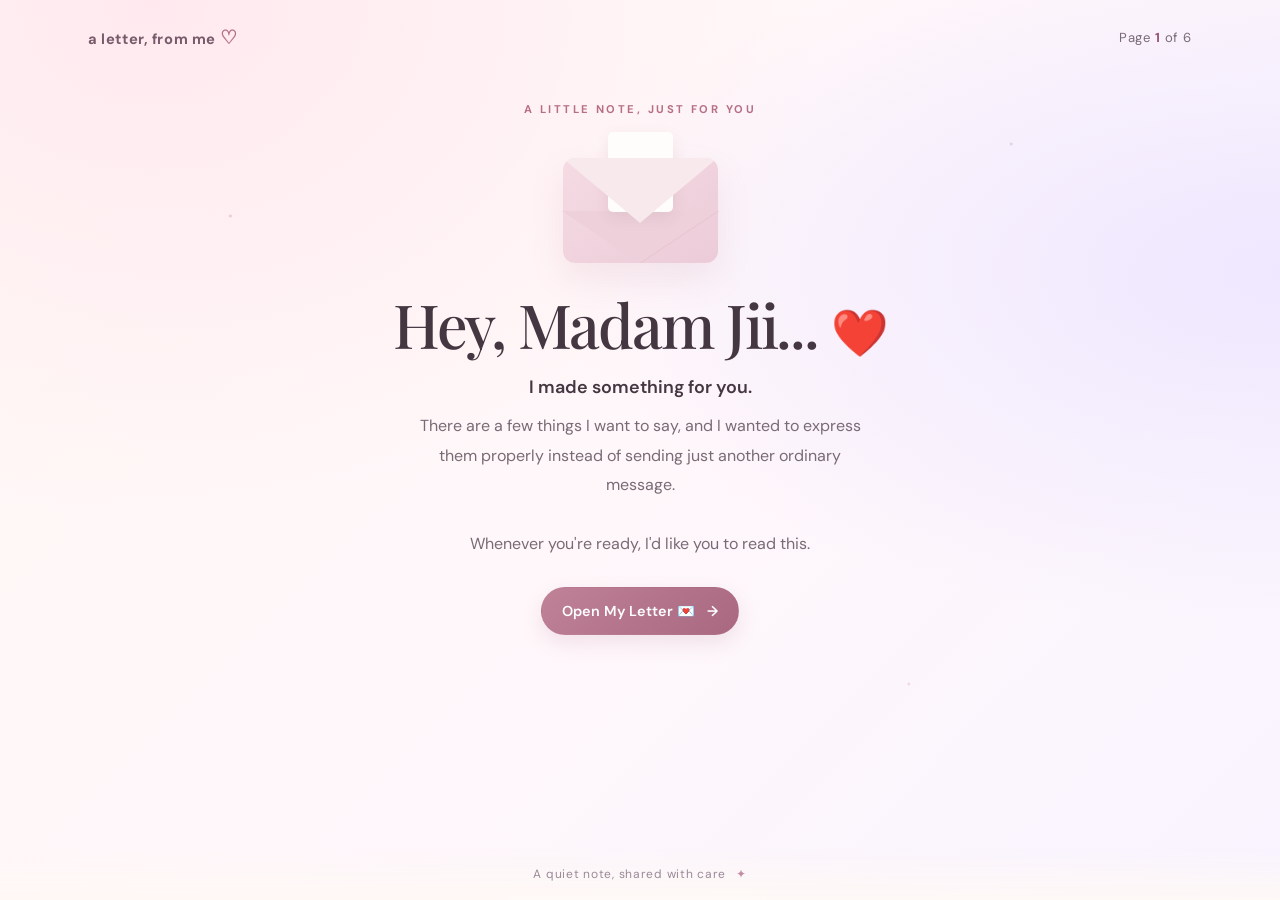
<file: index.html>
<!doctype html><html lang="en"><head><meta charset="utf-8"><meta name="viewport" content="width=device-width,initial-scale=1"><meta name="theme-color" content="#fff6f8"><title>Can We Talk? — A Heartfelt Apology</title><link rel="preconnect" href="https://fonts.googleapis.com"><link href="https://fonts.googleapis.com/css2?family=DM+Sans:wght@400;500;600;700&family=Playfair+Display:wght@500;600;700&display=swap" rel="stylesheet"><link rel="stylesheet" href="style.css"><script defer src="script.js"></script></head><body data-page="1"><div class="ambient" aria-hidden="true"></div><header class="topbar"><a class="brand" href="index.html">a letter, from me <span>♡</span></a><span class="progress-label">Page <b>1</b> of 6</span></header><main class="page-shell"><div class="eyebrow">A LITTLE NOTE, JUST FOR YOU</div><section class="hero"><div class="envelope" aria-hidden="true"><div class="letter">♡</div><div class="flap"></div></div><h1>Hey, Madam Jii... <span>❤️</span></h1><p class="lead">I made something for you.</p><p class="copy">There are a few things I want to say, and I wanted to express them properly instead of sending just another ordinary message.<br><br>Whenever you're ready, I'd like you to read this.</p><a class="button primary" href="page2.html">Open My Letter 💌 <span>→</span></a></section></main><footer class="site-footer">A quiet note, shared with care <span>✦</span></footer></body></html>
</file>
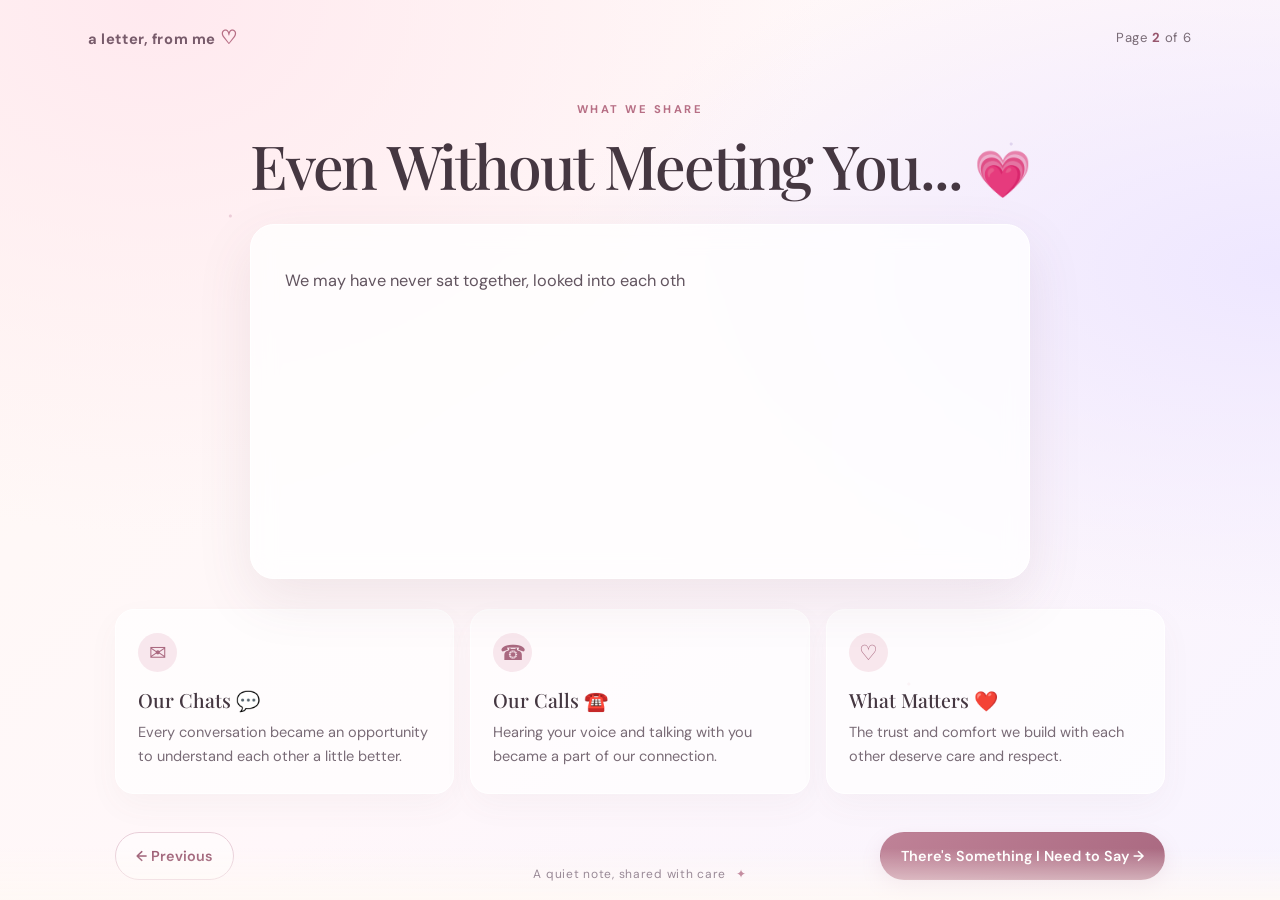
<file: page2.html>
<!doctype html><html lang="en"><head><meta charset="utf-8"><meta name="viewport" content="width=device-width,initial-scale=1"><meta name="theme-color" content="#fff6f8"><title>What We Share — A Heartfelt Apology</title><link rel="preconnect" href="https://fonts.googleapis.com"><link href="https://fonts.googleapis.com/css2?family=DM+Sans:wght@400;500;600;700&family=Playfair+Display:wght@500;600;700&display=swap" rel="stylesheet"><link rel="stylesheet" href="style.css"><script defer src="script.js"></script></head><body data-page="2"><div class="ambient"></div><header class="topbar"><a class="brand" href="index.html">a letter, from me <span>♡</span></a><span class="progress-label">Page <b>2</b> of 6</span></header><main class="page-shell wide"><div class="eyebrow">WHAT WE SHARE</div><h1>Even Without Meeting You... <span>💗</span></h1><section class="paper"><p class="typing" data-typing="We may have never sat together, looked into each other's eyes while talking, or met face-to-face.|But through our chats and calls, we have shared conversations, laughter, thoughts, and little moments that became meaningful to me.|Even though we haven't met in person, the conversations we've had matter to me.|That's why knowing that I've hurt you today genuinely makes me feel sorry, Madam Jii."></p></section><div class="timeline"><article class="card"><span class="card-icon">✉</span><h2>Our Chats 💬</h2><p>Every conversation became an opportunity to understand each other a little better.</p></article><article class="card"><span class="card-icon">☎</span><h2>Our Calls ☎️</h2><p>Hearing your voice and talking with you became a part of our connection.</p></article><article class="card"><span class="card-icon">♡</span><h2>What Matters ❤️</h2><p>The trust and comfort we build with each other deserve care and respect.</p></article></div><nav class="page-nav"><a class="button quiet" href="index.html">← Previous</a><a class="button primary" href="page3.html">There's Something I Need to Say →</a></nav></main><footer class="site-footer">A quiet note, shared with care <span>✦</span></footer></body></html>
</file>
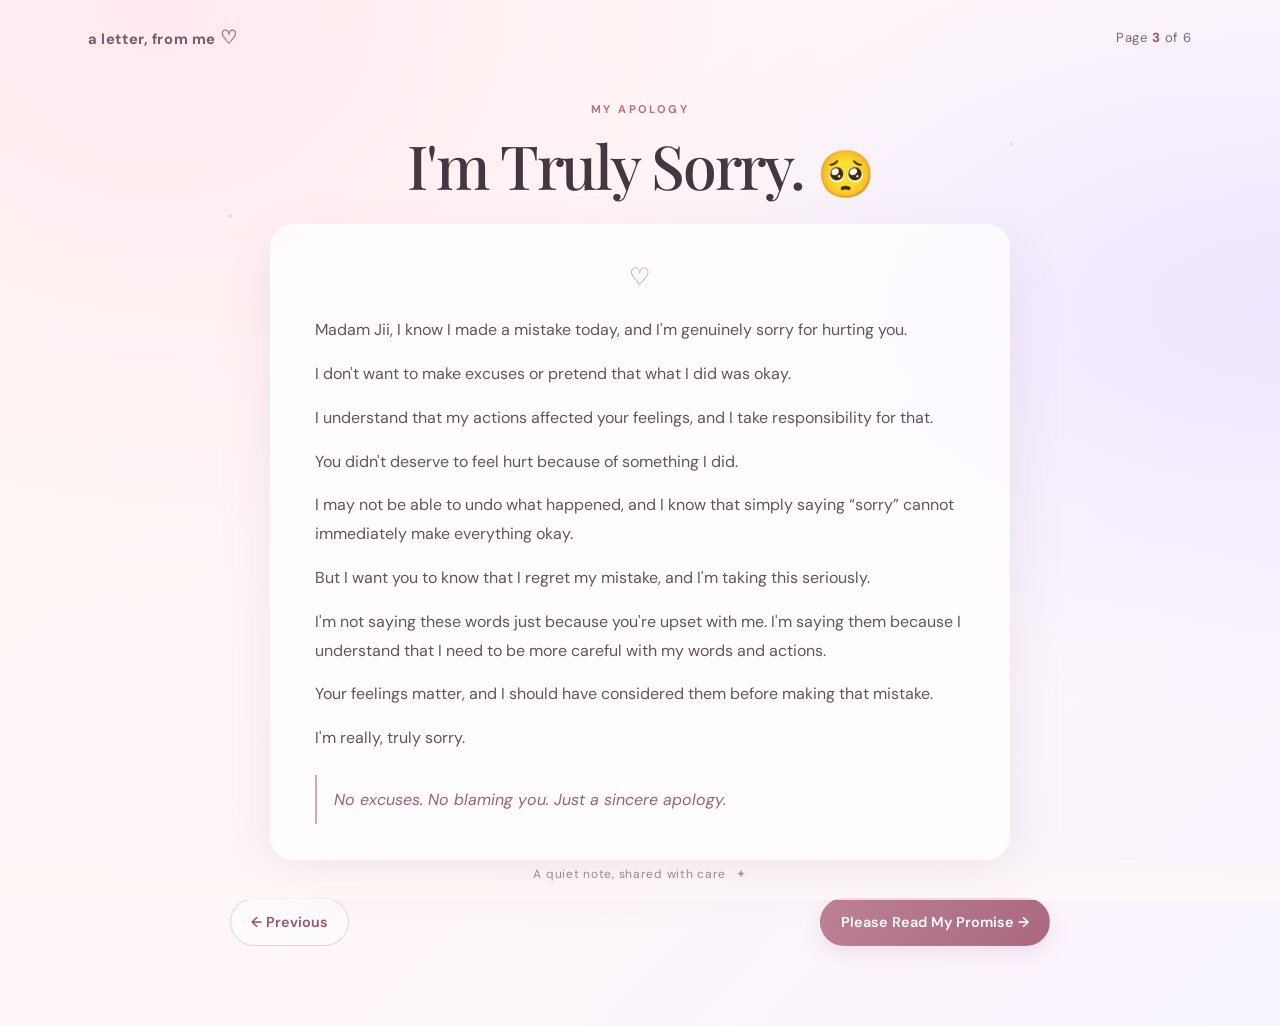
<file: page3.html>
<!doctype html><html lang="en"><head><meta charset="utf-8"><meta name="viewport" content="width=device-width,initial-scale=1"><meta name="theme-color" content="#fff6f8"><title>My Apology — A Heartfelt Apology</title><link rel="preconnect" href="https://fonts.googleapis.com"><link href="https://fonts.googleapis.com/css2?family=DM+Sans:wght@400;500;600;700&family=Playfair+Display:wght@500;600;700&display=swap" rel="stylesheet"><link rel="stylesheet" href="style.css"><script defer src="script.js"></script></head><body data-page="3"><div class="ambient"></div><header class="topbar"><a class="brand" href="index.html">a letter, from me <span>♡</span></a><span class="progress-label">Page <b>3</b> of 6</span></header><main class="page-shell"><div class="eyebrow">MY APOLOGY</div><h1>I'm Truly Sorry. <span>🥺</span></h1><article class="letter-card reveal"><div class="heart-mark">♡</div><p>Madam Jii, I know I made a mistake today, and I'm genuinely sorry for hurting you.</p><p>I don't want to make excuses or pretend that what I did was okay.</p><p>I understand that my actions affected your feelings, and I take responsibility for that.</p><p>You didn't deserve to feel hurt because of something I did.</p><p>I may not be able to undo what happened, and I know that simply saying “sorry” cannot immediately make everything okay.</p><p>But I want you to know that I regret my mistake, and I'm taking this seriously.</p><p>I'm not saying these words just because you're upset with me. I'm saying them because I understand that I need to be more careful with my words and actions.</p><p>Your feelings matter, and I should have considered them before making that mistake.</p><p>I'm really, truly sorry.</p><div class="callout">No excuses. No blaming you. Just a sincere apology.</div></article><nav class="page-nav"><a class="button quiet" href="page2.html">← Previous</a><a class="button primary" href="page4.html">Please Read My Promise →</a></nav></main><footer class="site-footer">A quiet note, shared with care <span>✦</span></footer></body></html>
</file>
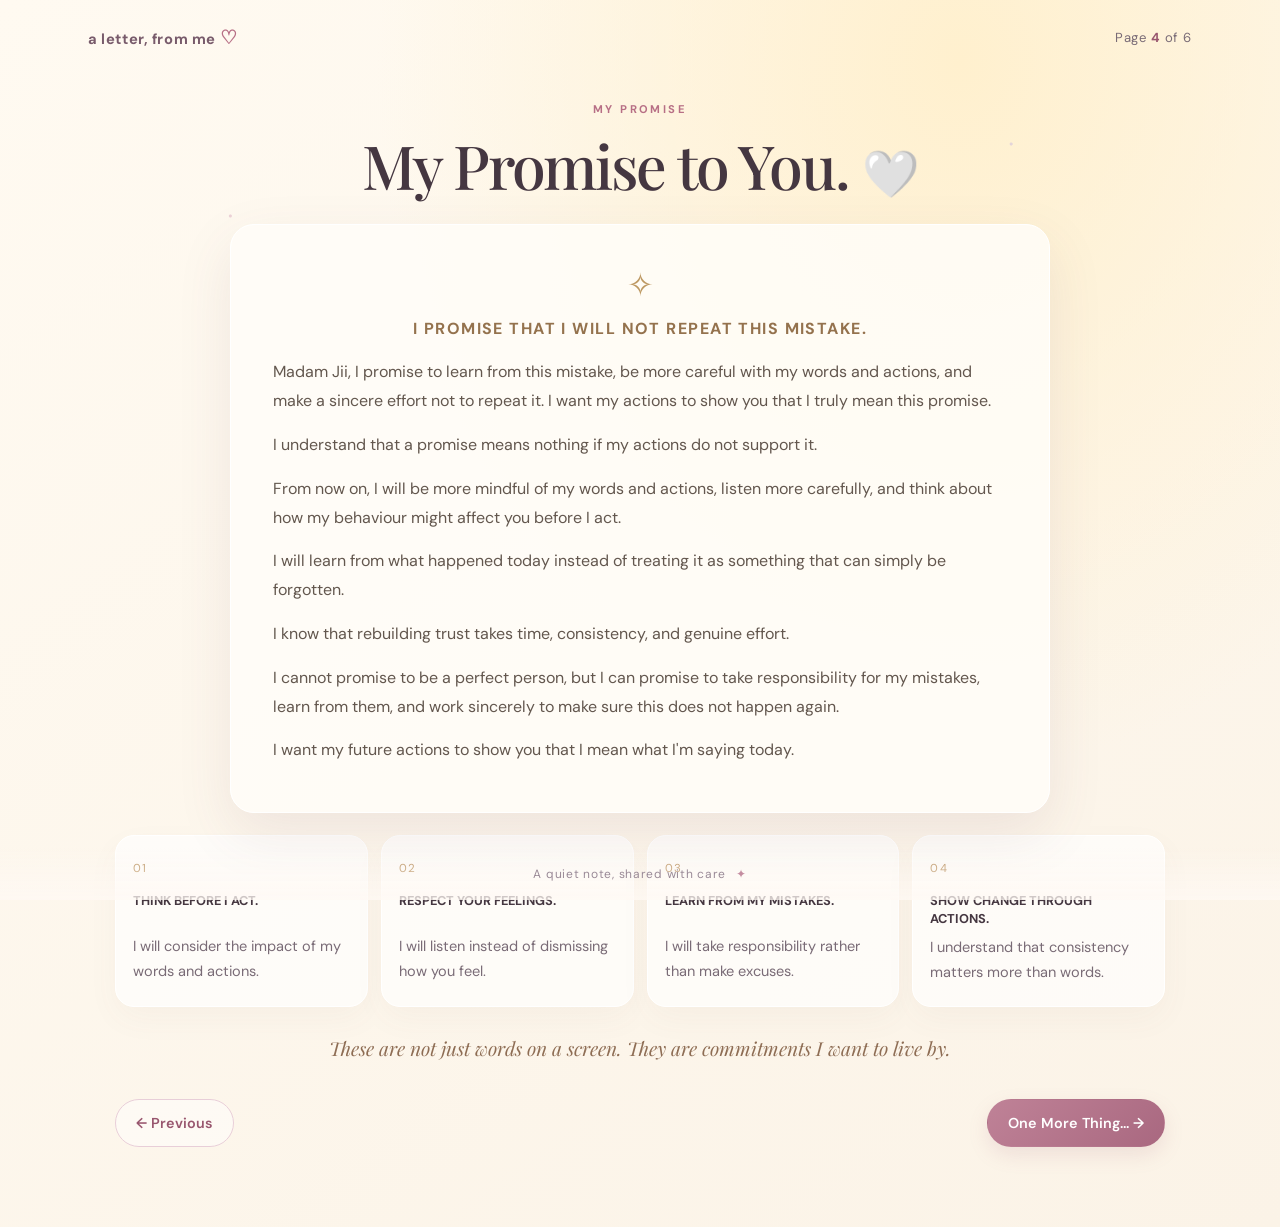
<file: page4.html>
<!doctype html><html lang="en"><head><meta charset="utf-8"><meta name="viewport" content="width=device-width,initial-scale=1"><meta name="theme-color" content="#fff9ef"><title>My Promise — A Heartfelt Apology</title><link rel="preconnect" href="https://fonts.googleapis.com"><link href="https://fonts.googleapis.com/css2?family=DM+Sans:wght@400;500;600;700&family=Playfair+Display:wght@500;600;700&display=swap" rel="stylesheet"><link rel="stylesheet" href="style.css"><script defer src="script.js"></script></head><body data-page="4"><div class="ambient"></div><header class="topbar"><a class="brand" href="index.html">a letter, from me <span>♡</span></a><span class="progress-label">Page <b>4</b> of 6</span></header><main class="page-shell wide"><div class="eyebrow">MY PROMISE</div><h1>My Promise to You. <span>🤍</span></h1><article class="promise-card"><div class="promise-symbol">✧</div><p class="promise-open">I PROMISE THAT I WILL NOT REPEAT THIS MISTAKE.</p><p>Madam Jii, I promise to learn from this mistake, be more careful with my words and actions, and make a sincere effort not to repeat it. I want my actions to show you that I truly mean this promise.</p><p>I understand that a promise means nothing if my actions do not support it.</p><p>From now on, I will be more mindful of my words and actions, listen more carefully, and think about how my behaviour might affect you before I act.</p><p>I will learn from what happened today instead of treating it as something that can simply be forgotten.</p><p>I know that rebuilding trust takes time, consistency, and genuine effort.</p><p>I cannot promise to be a perfect person, but I can promise to take responsibility for my mistakes, learn from them, and work sincerely to make sure this does not happen again.</p><p>I want my future actions to show you that I mean what I'm saying today.</p></article><div class="promise-grid"><article class="mini-card"><span>01</span><h2>THINK BEFORE I ACT.</h2><p>I will consider the impact of my words and actions.</p></article><article class="mini-card"><span>02</span><h2>RESPECT YOUR FEELINGS.</h2><p>I will listen instead of dismissing how you feel.</p></article><article class="mini-card"><span>03</span><h2>LEARN FROM MY MISTAKES.</h2><p>I will take responsibility rather than make excuses.</p></article><article class="mini-card"><span>04</span><h2>SHOW CHANGE THROUGH ACTIONS.</h2><p>I understand that consistency matters more than words.</p></article></div><p class="signature">These are not just words on a screen. They are commitments I want to live by.</p><nav class="page-nav"><a class="button quiet" href="page3.html">← Previous</a><a class="button primary" href="page5.html">One More Thing... →</a></nav></main><footer class="site-footer">A quiet note, shared with care <span>✦</span></footer></body></html>
</file>
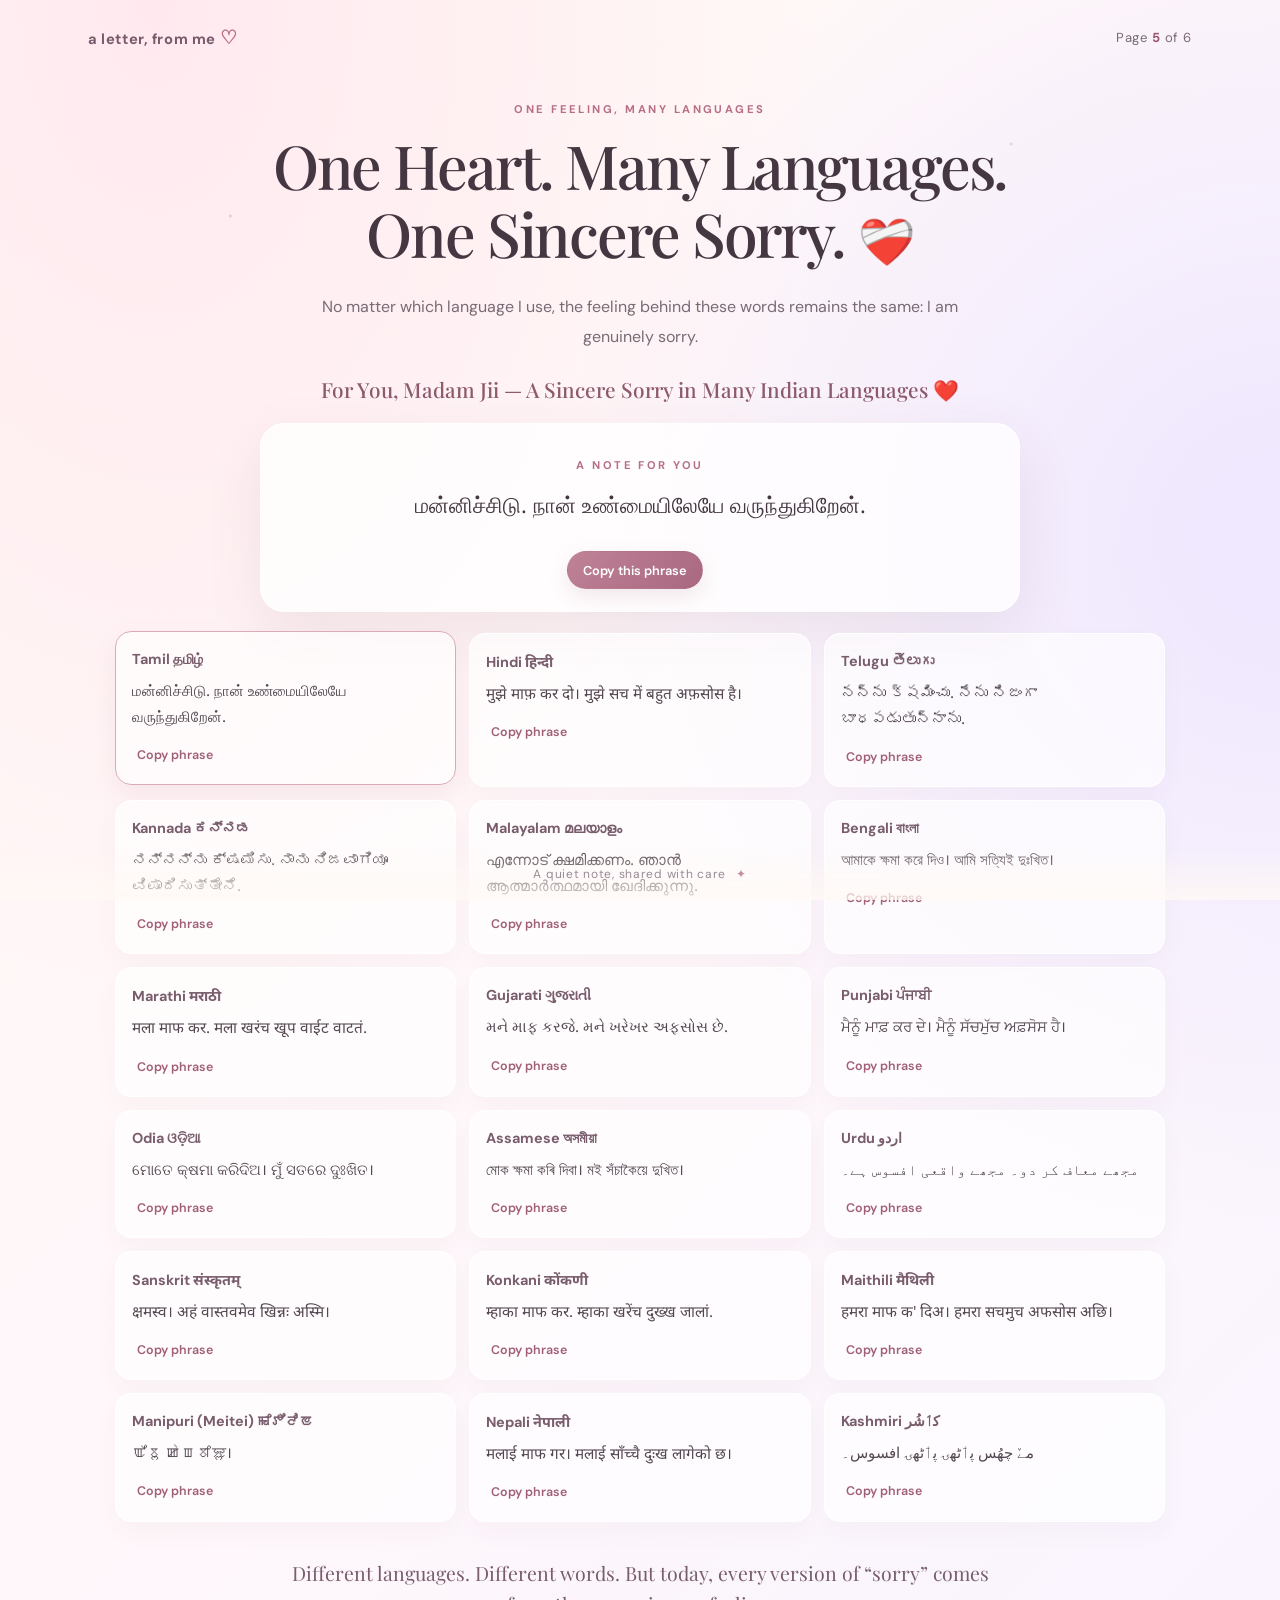
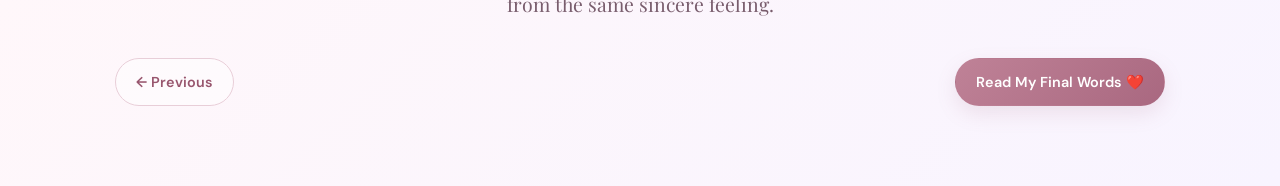
<file: page5.html>
<!doctype html><html lang="en"><head><meta charset="utf-8"><meta name="viewport" content="width=device-width,initial-scale=1"><meta name="theme-color" content="#fff6f8"><title>One Feeling, Many Languages — A Heartfelt Apology</title><link rel="preconnect" href="https://fonts.googleapis.com"><link href="https://fonts.googleapis.com/css2?family=DM+Sans:wght@400;500;600;700&family=Noto+Sans:wght@400;500;600&family=Playfair+Display:wght@500;600;700&display=swap" rel="stylesheet"><link rel="stylesheet" href="style.css"><script defer src="script.js"></script></head><body data-page="5"><div class="ambient"></div><header class="topbar"><a class="brand" href="index.html">a letter, from me <span>♡</span></a><span class="progress-label">Page <b>5</b> of 6</span></header><main class="page-shell wide"><div class="eyebrow">ONE FEELING, MANY LANGUAGES</div><h1>One Heart. Many Languages.<br>One Sincere Sorry. <span>❤️‍🩹</span></h1><p class="intro">No matter which language I use, the feeling behind these words remains the same: I am genuinely sorry.</p><h2 class="small-heading">For You, Madam Jii — A Sincere Sorry in Many Indian Languages ❤️</h2><section class="selected-phrase" aria-live="polite"><div class="selected-label">A NOTE FOR YOU</div><p id="selected-text">மன்னிச்சிடு. நான் உண்மையிலேயே வருந்துகிறேன்.</p><button class="button small primary" data-copy-selected>Copy this phrase</button><span class="copy-status" aria-live="polite"></span></section><div class="language-grid" id="language-grid"></div><p class="closing">Different languages. Different words. But today, every version of “sorry” comes from the same sincere feeling.</p><nav class="page-nav"><a class="button quiet" href="page4.html">← Previous</a><a class="button primary" href="page6.html">Read My Final Words ❤️</a></nav></main><footer class="site-footer">A quiet note, shared with care <span>✦</span></footer></body></html>
</file>
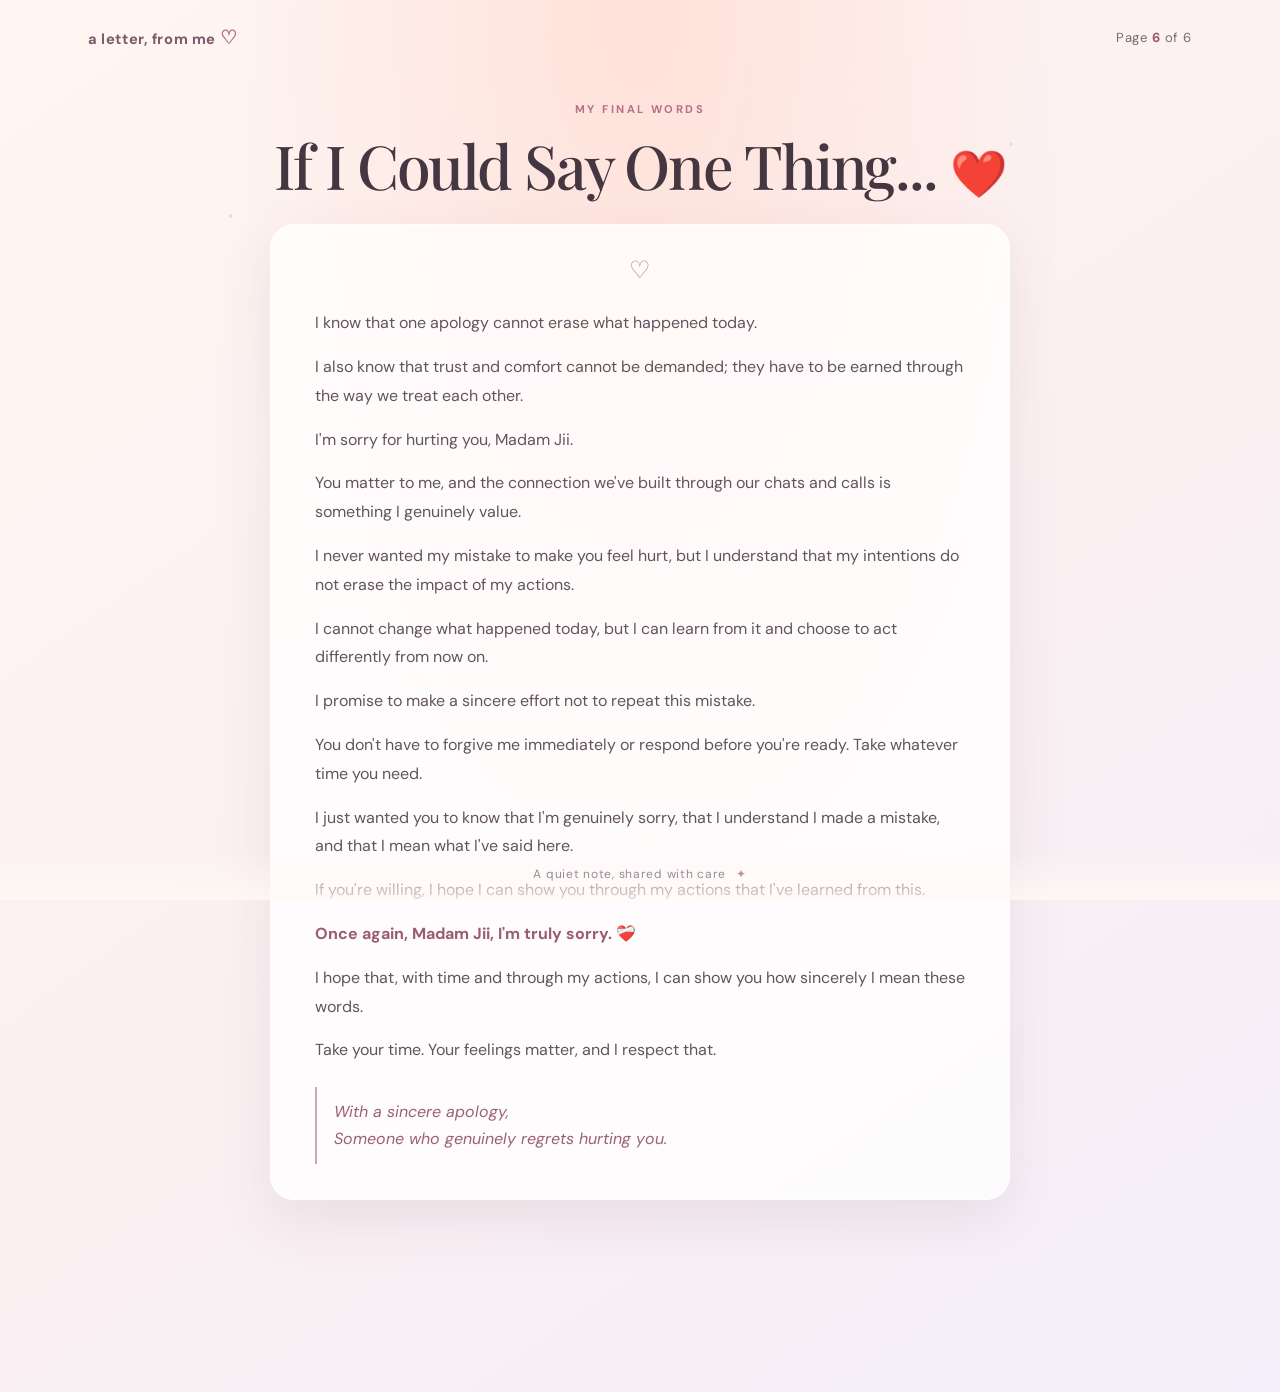
<file: page6.html>
<!doctype html><html lang="en"><head><meta charset="utf-8"><meta name="viewport" content="width=device-width,initial-scale=1"><meta name="theme-color" content="#fff6f8"><title>My Final Words — A Heartfelt Apology</title><link rel="preconnect" href="https://fonts.googleapis.com"><link href="https://fonts.googleapis.com/css2?family=DM+Sans:wght@400;500;600;700&family=Playfair+Display:wght@500;600;700&display=swap" rel="stylesheet"><link rel="stylesheet" href="style.css"><script defer src="script.js"></script></head><body data-page="6"><div class="ambient"></div><header class="topbar"><a class="brand" href="index.html">a letter, from me <span>♡</span></a><span class="progress-label">Page <b>6</b> of 6</span></header><main class="page-shell"><div class="eyebrow">MY FINAL WORDS</div><h1>If I Could Say One Thing... <span>❤️</span></h1><article class="letter-card final-letter"><div class="heart-mark">♡</div><p>I know that one apology cannot erase what happened today.</p><p>I also know that trust and comfort cannot be demanded; they have to be earned through the way we treat each other.</p><p>I'm sorry for hurting you, Madam Jii.</p><p>You matter to me, and the connection we've built through our chats and calls is something I genuinely value.</p><p>I never wanted my mistake to make you feel hurt, but I understand that my intentions do not erase the impact of my actions.</p><p>I cannot change what happened today, but I can learn from it and choose to act differently from now on.</p><p>I promise to make a sincere effort not to repeat this mistake.</p><p>You don't have to forgive me immediately or respond before you're ready. Take whatever time you need.</p><p>I just wanted you to know that I'm genuinely sorry, that I understand I made a mistake, and that I mean what I've said here.</p><p>If you're willing, I hope I can show you through my actions that I've learned from this.</p><p class="final-apology">Once again, Madam Jii, I'm truly sorry. ❤️‍🩹</p><p>I hope that, with time and through my actions, I can show you how sincerely I mean these words.</p><p>Take your time. Your feelings matter, and I respect that.</p><div class="callout">With a sincere apology,<br>Someone who genuinely regrets hurting you.</div></article><div class="final-actions"><a class="button quiet" href="index.html">Read Again ↺</a><button class="button primary" data-copy-final>Copy My Apology 💌</button><button class="button quiet" data-take-time>Take Your Time 🤍</button></div><p class="take-time-message" aria-live="polite" hidden>There's no pressure to respond right now. Take your time. Your feelings deserve respect.</p><span class="copy-status final-status" aria-live="polite"></span></main><footer class="site-footer">A quiet note, shared with care <span>✦</span></footer></body></html>
</file>
<file: style.css>
:root{--ink:#453741;--muted:#796b76;--rose:#b76f85;--rose-dark:#98566e;--line:#eadde3;--paper:rgba(255,255,255,.76);--shadow:0 20px 55px rgba(108,70,91,.10)}*{box-sizing:border-box}html{scroll-behavior:smooth}body{margin:0;min-height:100vh;color:var(--ink);font-family:'DM Sans','Noto Sans',sans-serif;background:radial-gradient(ellipse at 12% 0%,#ffe9ef 0,transparent 42%),radial-gradient(ellipse at 100% 30%,#eee7ff 0,transparent 40%),linear-gradient(135deg,#fff9f4,#fff7fa 52%,#f8f4ff);overflow-x:hidden}.ambient{position:fixed;inset:0;pointer-events:none;z-index:-1;background-image:radial-gradient(2px 2px at 18% 24%,#d8aabd80 50%,transparent),radial-gradient(2px 2px at 79% 16%,#c9b9e080 50%,transparent),radial-gradient(2px 2px at 71% 76%,#e7bfcc80 50%,transparent);animation:drift 18s ease-in-out infinite alternate}body[data-page="4"]{background:radial-gradient(ellipse at 75% 5%,#fff0ce,transparent 43%),linear-gradient(145deg,#fffaf1,#fbf3e7)}body[data-page="6"]{background:radial-gradient(ellipse at 50% 0%,#ffe1d9,transparent 48%),linear-gradient(145deg,#fff6f2,#faf0f2 56%,#f4effa)}.topbar{height:74px;max-width:1160px;padding:0 28px;margin:auto;display:flex;align-items:center;justify-content:space-between}.brand{text-decoration:none;color:#785b6b;font-weight:700;font-size:.92rem;letter-spacing:.04em}.brand span{color:var(--rose);font-size:1.2rem}.progress-label{font-size:.82rem;color:var(--muted);letter-spacing:.04em}.progress-label b{color:var(--rose-dark)}.page-shell{width:min(820px,calc(100% - 38px));margin:28px auto 80px;text-align:center;animation:arrive .8s both}.page-shell.wide{width:min(1050px,calc(100% - 38px))}.eyebrow,.selected-label{font-size:.7rem;letter-spacing:.22em;font-weight:700;color:var(--rose);margin:12px 0 15px}.page-shell h1{font-family:'Playfair Display',serif;font-weight:500;font-size:clamp(2.2rem,5.4vw,3.8rem);line-height:1.12;margin:0 auto 25px;letter-spacing:-.035em}.page-shell h1 span{font-size:.76em;white-space:nowrap}.hero{max-width:530px;margin:0 auto}.hero h1{margin:27px 0 17px}.lead{font-size:1.12rem;font-weight:600;margin:0 0 12px}.copy,.intro{color:var(--muted);line-height:1.85;font-size:1rem}.copy{max-width:470px;margin:0 auto 28px}.button{font:600 .9rem 'DM Sans',sans-serif;color:var(--rose-dark);text-decoration:none;display:inline-flex;gap:12px;align-items:center;justify-content:center;border:1px solid #e8ced8;background:rgba(255,255,255,.66);border-radius:999px;padding:13px 20px;min-height:48px;cursor:pointer;transition:transform .2s,box-shadow .2s,background .2s}.button:hover{transform:translateY(-2px);box-shadow:0 10px 24px #9e69831c;background:white}.button:focus-visible,a:focus-visible{outline:3px solid #bd7a91;outline-offset:3px}.button.primary{color:white;border-color:transparent;background:linear-gradient(135deg,#bf8297,#a96880);box-shadow:0 8px 20px #a76b8026}.button.primary:hover{background:linear-gradient(135deg,#b7778e,#94546b)}.button.quiet{background:rgba(255,255,255,.45)}.button.small{min-height:38px;padding:9px 15px;font-size:.8rem}.envelope{position:relative;width:155px;height:105px;margin:42px auto 0;border-radius:12px;background:linear-gradient(145deg,#f5dbe3,#ebcbd8);box-shadow:0 16px 34px #ad74831f;animation:bob 4s ease-in-out infinite}.envelope:before,.envelope:after{content:"";position:absolute;bottom:0;width:0;height:0;border-style:solid}.envelope:before{left:0;border-width:52px 78px 0;border-color:#e6becd transparent transparent}.envelope:after{right:0;border-width:52px 78px 0;border-color:#edd0da transparent transparent}.flap{position:absolute;inset:0;border-radius:12px 12px 0 0;clip-path:polygon(0 0,100% 0,50% 62%);background:#f8e9ed;z-index:2}.letter{position:absolute;left:45px;top:-26px;width:65px;height:80px;background:#fffdfb;border-radius:5px;z-index:1;display:grid;place-items:center;color:#c17d94;font-size:1.8rem;box-shadow:0 5px 15px #77495a18;animation:peek 3.8s ease-in-out infinite}.site-footer{position:fixed;bottom:0;left:0;right:0;padding:18px;text-align:center;color:#998996;font-size:.75rem;letter-spacing:.06em;background:linear-gradient(transparent,#fff9f4c9)}.site-footer span{color:#c48da0;margin-left:6px}.paper,.letter-card,.promise-card,.selected-phrase{background:var(--paper);border:1px solid #fff;box-shadow:var(--shadow);backdrop-filter:blur(12px);border-radius:24px}.paper{padding:25px 34px;max-width:780px;margin:0 auto 30px;text-align:left}.typing{font-size:1.02rem;line-height:1.9;color:#62545f;min-height:270px;white-space:pre-line}.typing .typed-line{display:block;margin:0 0 14px}.timeline{display:grid;grid-template-columns:repeat(3,1fr);gap:16px;margin:28px auto 35px;text-align:left}.card,.mini-card{border:1px solid #fff;background:#ffffffa8;border-radius:19px;padding:23px 22px;box-shadow:0 12px 32px #7957680b;transition:transform .25s,box-shadow .25s}.card:hover,.mini-card:hover{transform:translateY(-4px);box-shadow:var(--shadow)}.card-icon{width:39px;height:39px;border-radius:50%;display:grid;place-items:center;background:#f8e7ed;color:#aa6980;font-size:1.3rem}.card h2,.mini-card h2{font-family:'Playfair Display',serif;font-size:1.22rem;font-weight:500;margin:15px 0 8px}.card p,.mini-card p{font-size:.91rem;line-height:1.7;color:var(--muted);margin:0}.page-nav{display:flex;align-items:center;justify-content:space-between;gap:14px;margin:38px auto 0}.page-nav .primary{margin-left:auto}.letter-card{text-align:left;padding:35px 44px;margin:0 auto 28px;max-width:740px;line-height:1.8;color:#62545f}.letter-card p,.promise-card p{margin:0 0 15px}.heart-mark{color:#bd8297;font-size:1.5rem;text-align:center;margin:-5px 0 18px;animation:pulse 2.7s infinite}.callout{border-left:2px solid #d5a5b4;margin-top:22px;padding:11px 0 11px 17px;color:#9b6075;font-style:italic;line-height:1.7}.promise-card{max-width:820px;padding:32px 42px;text-align:left;line-height:1.8;color:#63574e;margin:0 auto 22px;background:#fffdf8d9}.promise-symbol{font-size:2rem;color:#bd9861;text-align:center}.promise-open{text-align:center!important;font-weight:700;letter-spacing:.09em;color:#94724d}.promise-grid{display:grid;grid-template-columns:repeat(4,1fr);gap:13px;text-align:left}.mini-card{padding:20px 17px}.mini-card>span{font-size:.72rem;color:#b78d58;letter-spacing:.12em}.mini-card h2{font-family:'DM Sans',sans-serif;font-size:.8rem;font-weight:700;line-height:1.4;min-height:35px}.signature{font-family:'Playfair Display',serif;font-style:italic;font-size:1.2rem;color:#8e6d54;margin:28px auto}.intro{max-width:680px;margin:0 auto 23px}.small-heading{font-family:'Playfair Display',serif;font-weight:500;font-size:1.3rem;color:#8d596d;margin:24px auto 20px}.selected-phrase{padding:22px;margin:0 auto 21px;max-width:760px}.selected-phrase p{font-family:'Noto Sans',sans-serif;font-size:1.35rem;line-height:1.7;margin:4px auto 14px;min-height:2.3em}.copy-status{display:inline-block;font-size:.8rem;color:#8b6375;margin-left:10px;min-height:1em}.language-grid{display:grid;grid-template-columns:repeat(3,1fr);gap:13px;text-align:left}.language-card{position:relative;padding:18px 16px 16px;border:1px solid #fff;border-radius:16px;background:#ffffffa8;box-shadow:0 10px 25px #7957680a;cursor:pointer;transition:.2s}.language-card:hover,.language-card.selected{border-color:#d9aaba;box-shadow:0 10px 24px #a66b801a;transform:translateY(-2px)}.language-card h3{font-size:.9rem;margin:0 0 10px;color:#795d6d}.language-card p{font-family:'Noto Sans',sans-serif;line-height:1.7;margin:0 0 12px;color:#554852;font-size:.96rem}.language-card button{background:none;border:0;color:#a15f77;font:600 .78rem 'DM Sans',sans-serif;padding:5px;cursor:pointer}.closing{font-family:'Playfair Display',serif;font-size:1.22rem;line-height:1.6;color:#795d6d;max-width:720px;margin:36px auto 10px}.final-letter{padding-top:28px}.final-apology{font-weight:700;color:#995c73}.final-actions{display:flex;justify-content:center;gap:10px;flex-wrap:wrap;margin:24px auto}.take-time-message{padding:15px;color:#846276;background:#ffffffa5;border-radius:14px}.final-status{display:block;margin:4px auto 24px}.reveal{animation:arrive .8s both}@keyframes arrive{from{opacity:0;transform:translateY(14px)}to{opacity:1;transform:translateY(0)}}@keyframes bob{50%{transform:translateY(-7px)}}@keyframes peek{50%{transform:translateY(-8px)}}@keyframes pulse{50%{transform:scale(1.12);opacity:.72}}@keyframes drift{to{transform:translate3d(0,-12px,0)}}@media(max-width:760px){.timeline{grid-template-columns:1fr}.promise-grid{grid-template-columns:repeat(2,1fr)}.language-grid{grid-template-columns:repeat(2,1fr)}.page-shell{margin-top:20px}.page-nav .button{font-size:.8rem;padding:12px 15px}.letter-card,.promise-card{padding:27px 25px}.paper{padding:23px}.typing{min-height:390px}}@media(max-width:480px){.topbar{height:62px;padding:0 19px}.brand{font-size:.82rem}.page-shell,.page-shell.wide{width:calc(100% - 30px);margin-bottom:78px}.page-shell h1{font-size:2.3rem}.envelope{margin-top:31px}.timeline{gap:10px}.promise-grid,.language-grid{grid-template-columns:1fr}.mini-card h2{min-height:0}.page-nav{align-items:stretch}.page-nav .button{flex:1}.paper{padding:18px}.typing{font-size:.94rem;min-height:470px}.letter-card,.promise-card{padding:24px 20px;border-radius:19px}.selected-phrase p{font-size:1.1rem}.site-footer{padding:14px;font-size:.68rem}}@media(prefers-reduced-motion:reduce){*,*::before,*::after{scroll-behavior:auto!important;animation-duration:.01ms!important;animation-iteration-count:1!important;transition-duration:.01ms!important}}
</file>
